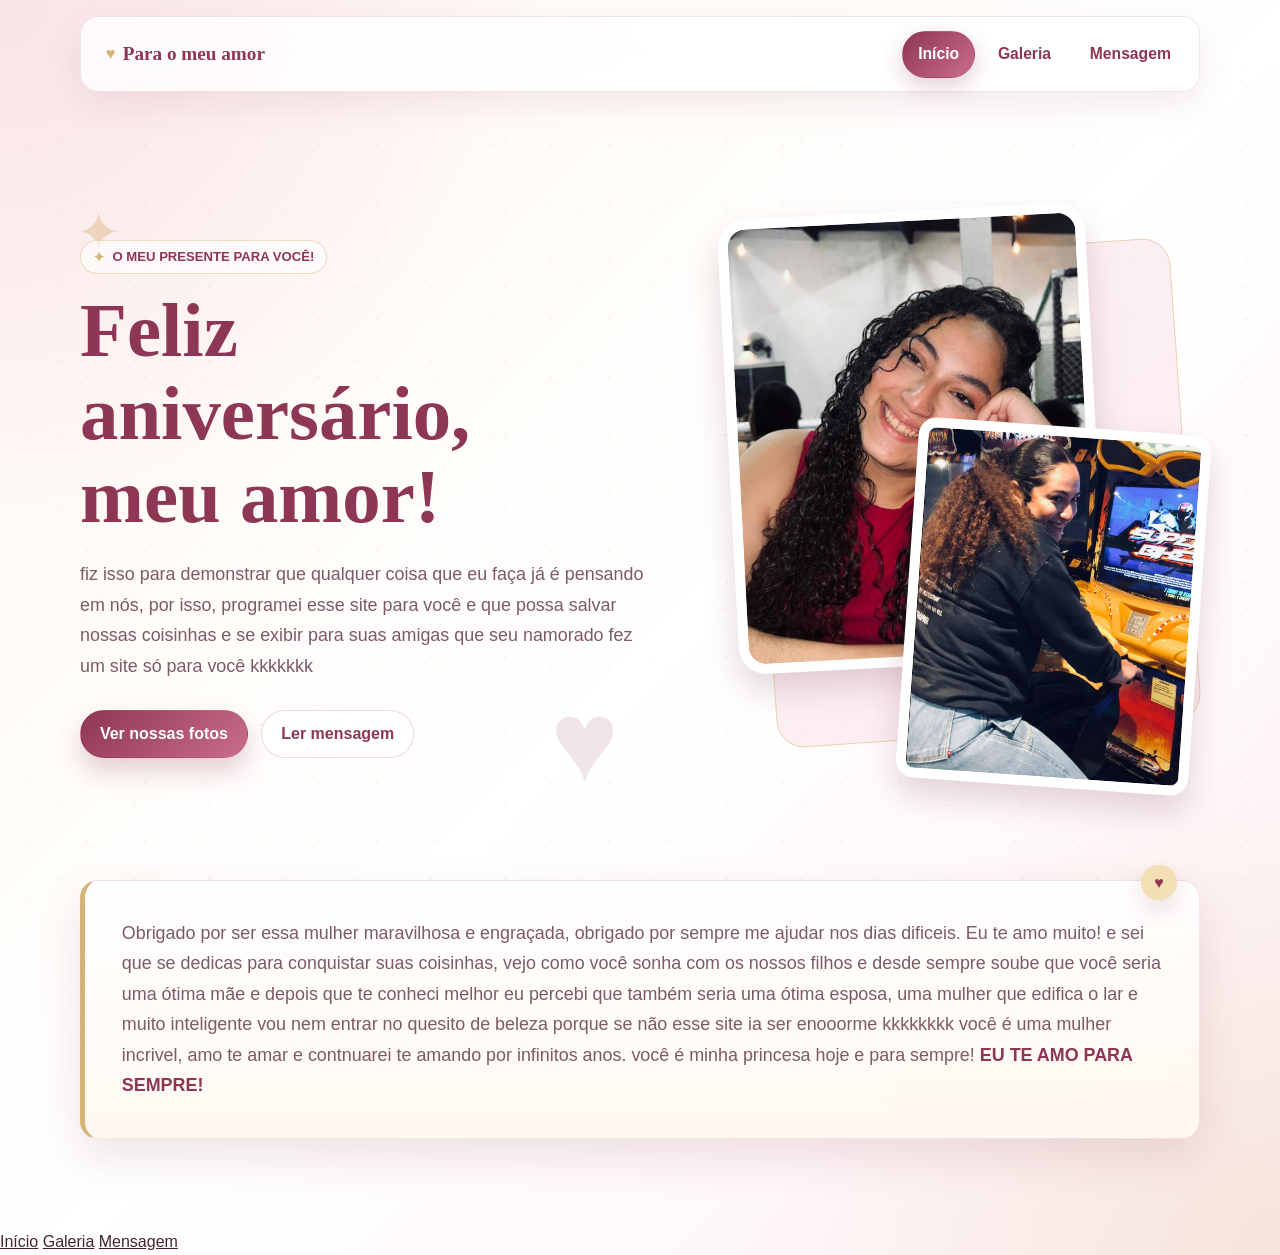
<file: index.html>
<!DOCTYPE html>
<html lang="pt-br">
<head>
    <meta charset="UTF-8">
    <meta name="viewport" content="width=device-width, initial-scale=1.0">
    <title>Feliz aniversário, meu amor</title>
    <link rel="stylesheet" href="style.css">
</head>
<body class="page page-home">
    <header class="site-header">
        <a class="brand" href="index.html">Para o meu amor</a>
        <nav class="site-nav" aria-label="Navegação principal">
            <a class="active" href="index.html" aria-current="page">Início</a>
            <a href="Galeria.html">Galeria</a>
            <a href="Mensagem.html">Mensagem</a>
        </nav>
    </header>

    <main>
        <section class="hero" aria-labelledby="titulo-principal">
            <div class="hero-copy">
                <p class="eyebrow">O meu presente para você!</p>
                <h1 id="titulo-principal">Feliz aniversário, meu amor!</h1>
                <p>fiz isso para demonstrar que qualquer coisa que eu faça já é pensando em nós, por isso, programei esse site para você e que possa salvar nossas coisinhas e se exibir para suas amigas que seu namorado fez um site só para você kkkkkkk</p>

                <div class="hero-actions" aria-label="Atalhos do site">
                    <a class="button button-primary" href="Galeria.html">Ver nossas fotos</a>
                    <a class="button button-secondary" href="Mensagem.html">Ler mensagem</a>
                </div>
            </div>

            <div class="hero-photos" aria-label="Fotos especiais">
                <figure class="featured-photo">
                    <img src="fotos/a mais linda.png" alt="a mais linda" width="200">
                </figure>
                <figure class="support-photo">
                    <img src="fotos/motinha.png" alt="motinha" width="200">
                </figure>
            </div>
        </section>

        <section class="love-note" aria-label="Declaração">
            <p>Obrigado por ser essa mulher maravilhosa e engraçada, obrigado por sempre me ajudar nos dias dificeis. Eu te amo muito! e sei que se dedicas para conquistar suas coisinhas, vejo como você sonha com os nossos filhos e desde sempre soube que você seria uma ótima mãe e depois que te conheci melhor eu percebi que também seria uma ótima esposa, uma mulher que edifica o lar e muito inteligente vou nem entrar no quesito de beleza porque se não esse site ia ser enooorme kkkkkkkk você é uma mulher incrivel, amo te amar e contnuarei te amando por infinitos anos. você é minha princesa hoje e para sempre! <b>EU TE AMO PARA SEMPRE!</b></p>
        </section>
    </main>
</body>
<footer>
    <a href="index.html">Início</a>
    <a href="Galeria.html">Galeria</a>
    <a href="Mensagem.html">Mensagem</a>
</footer>
</html>
</file>
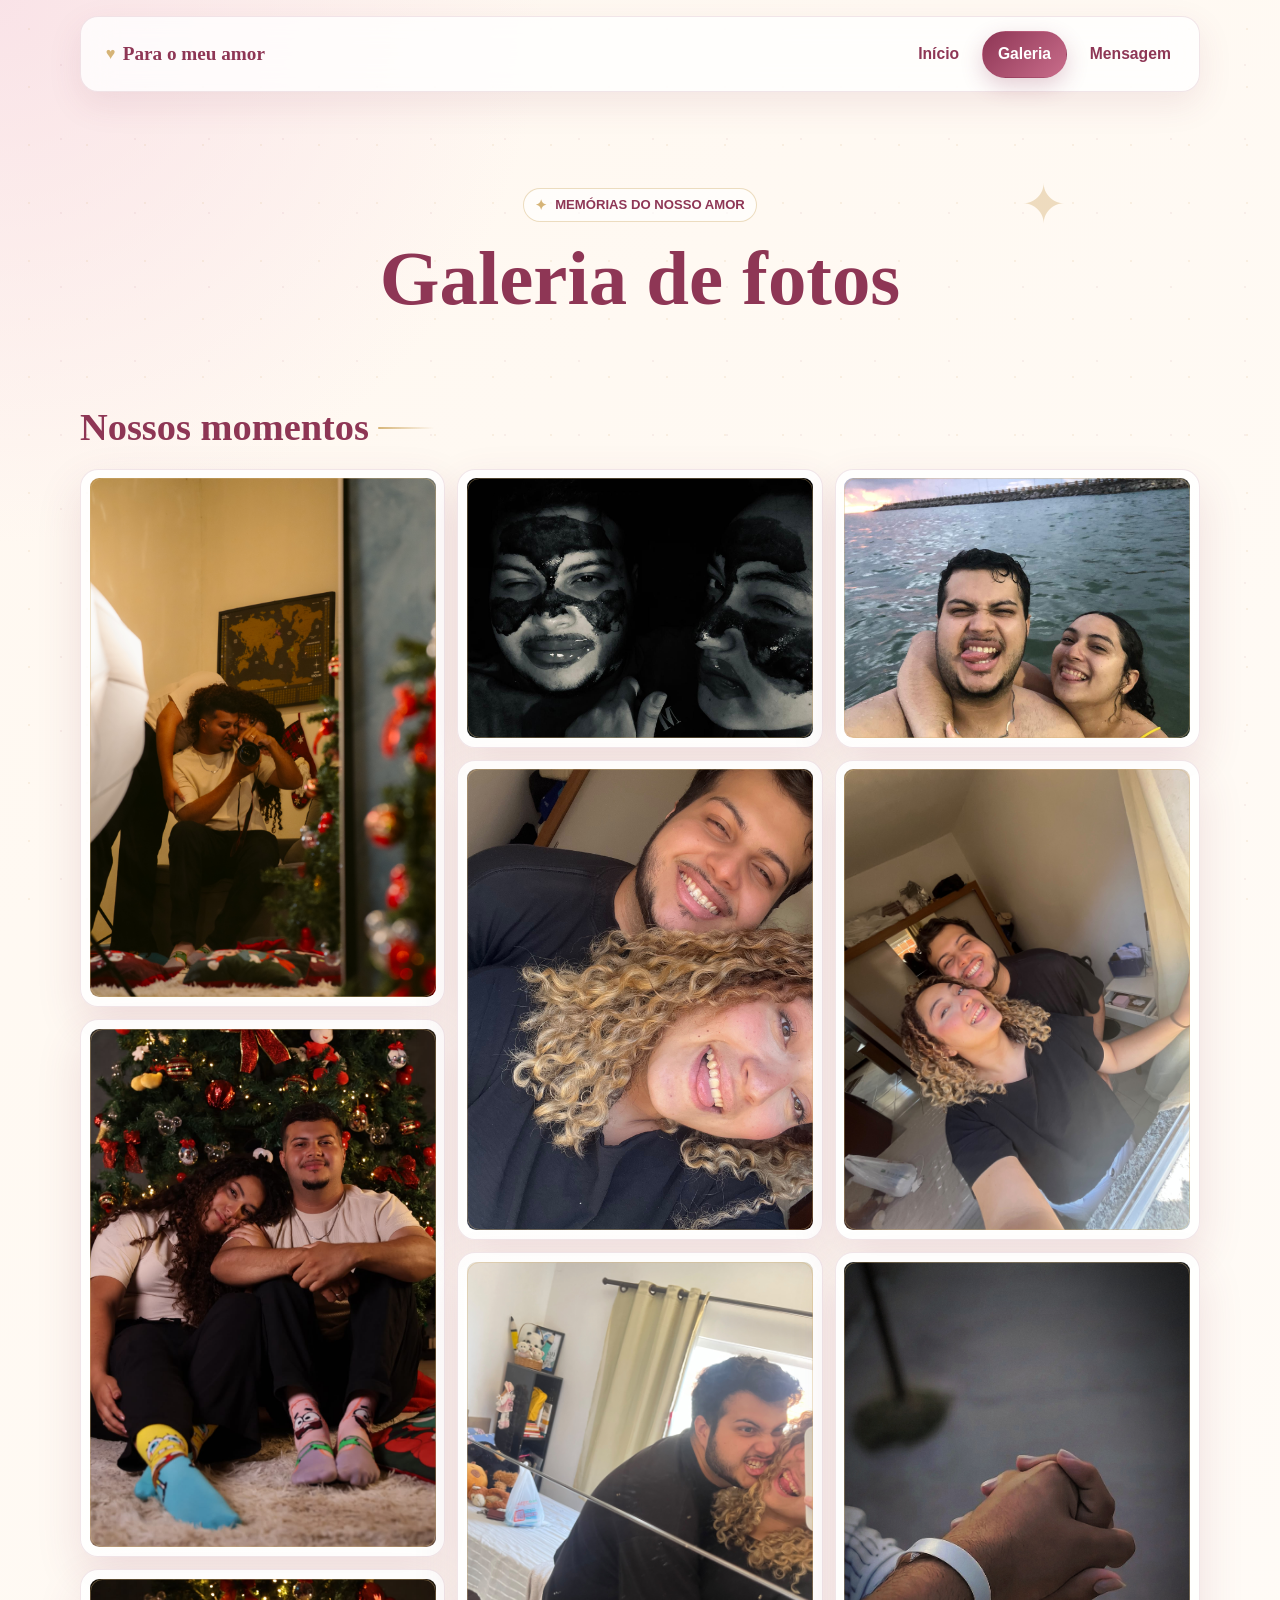
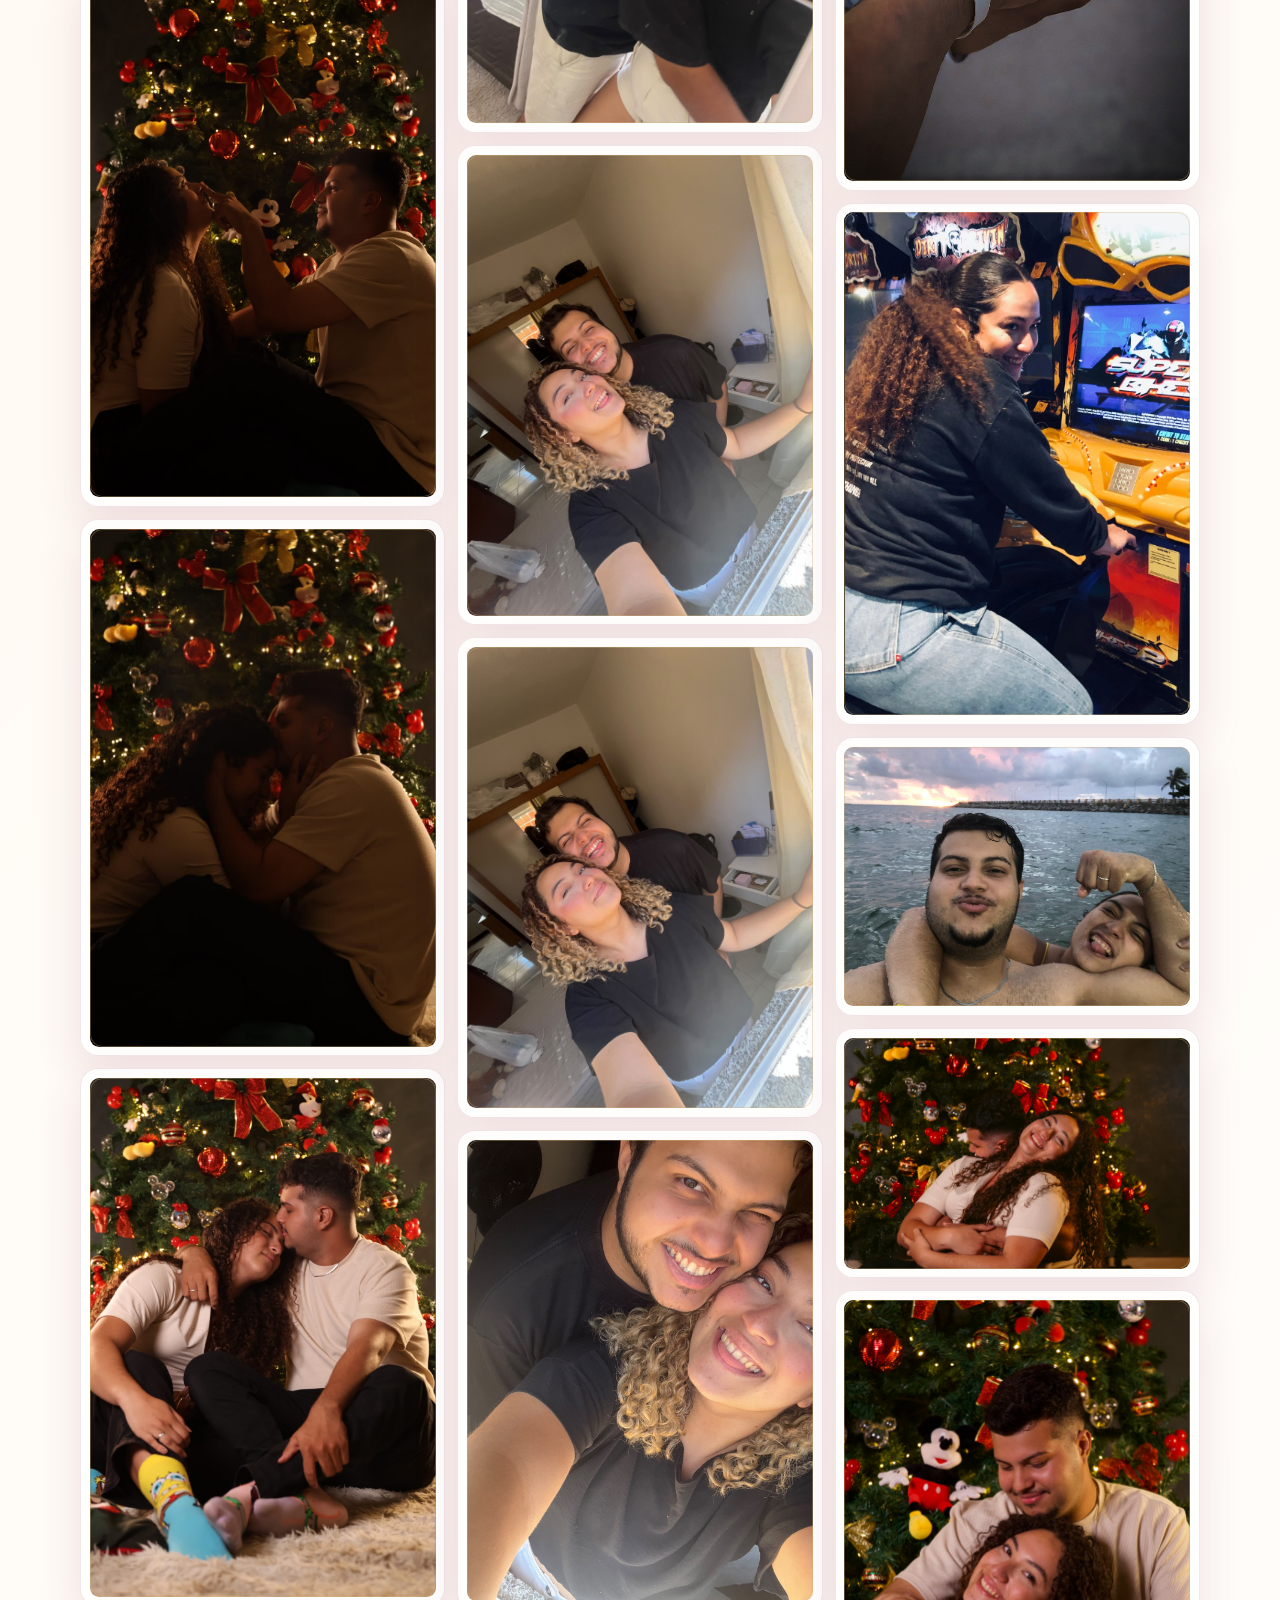
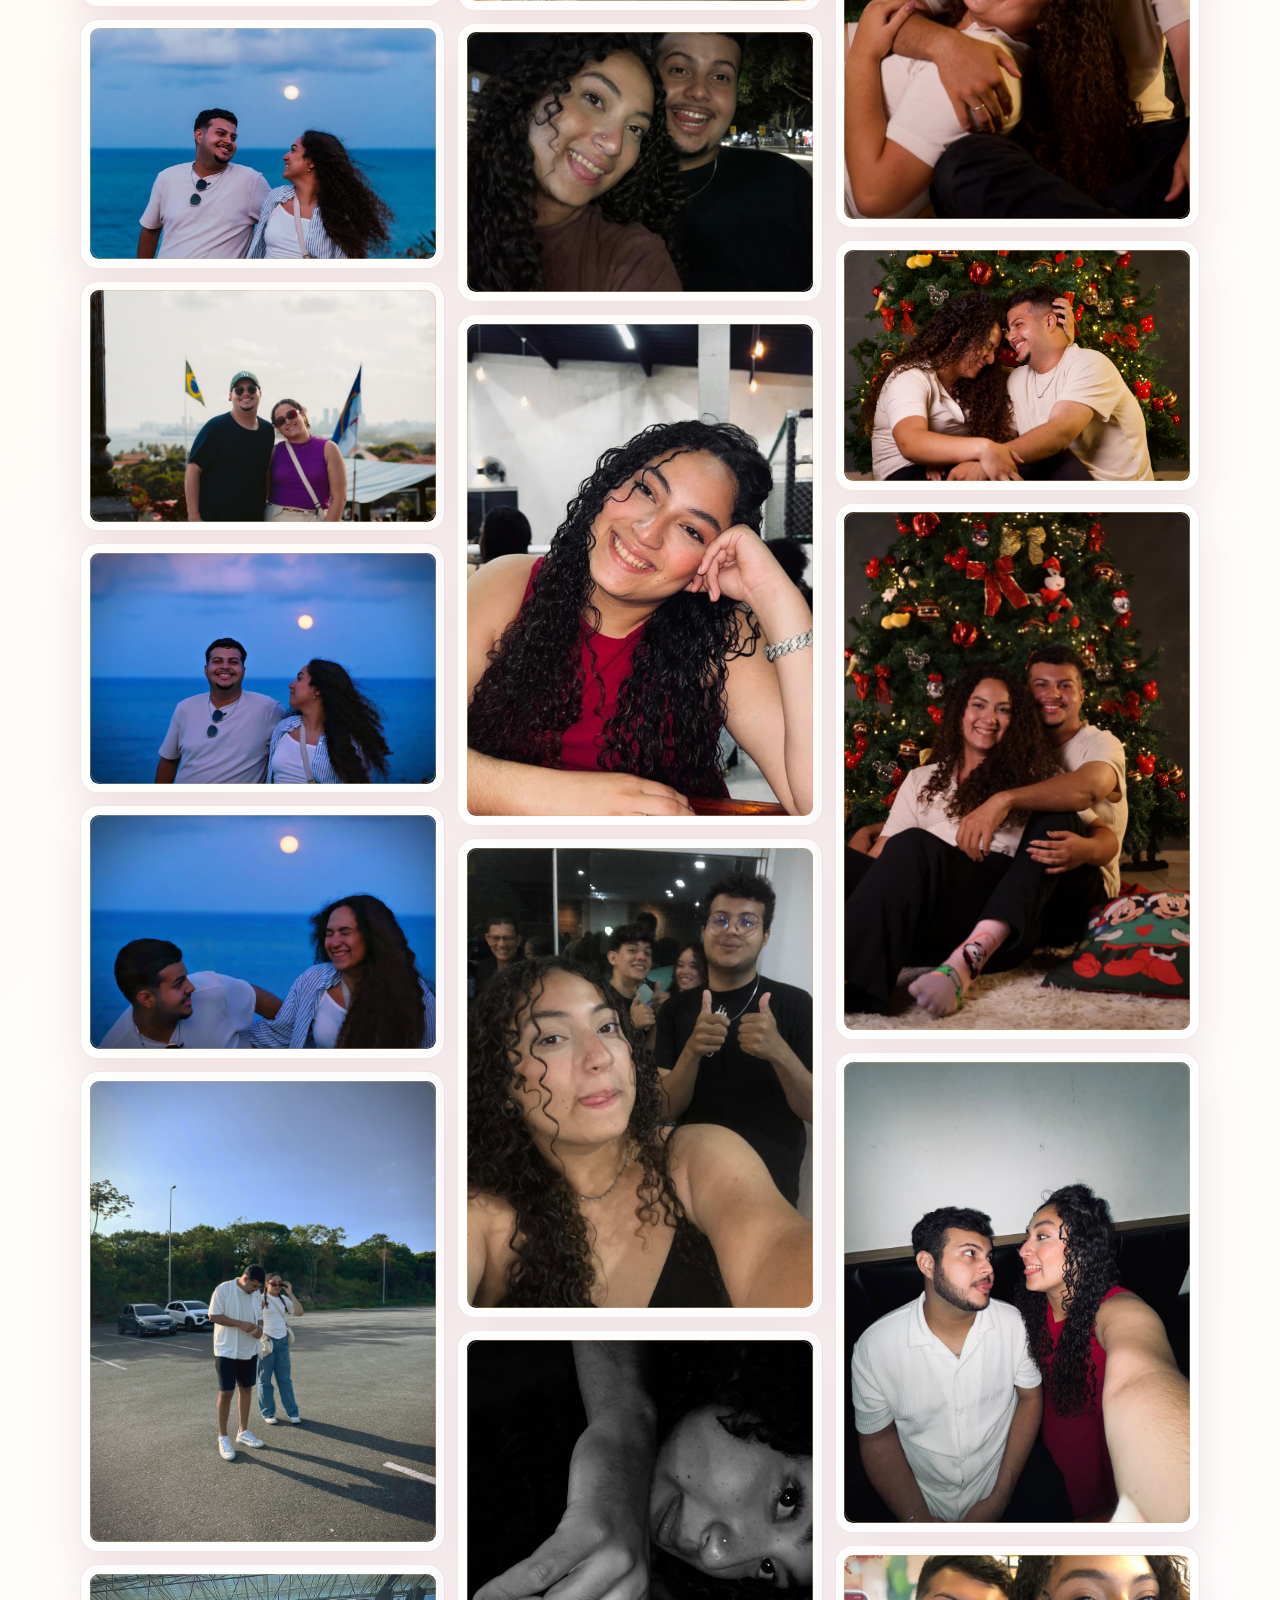
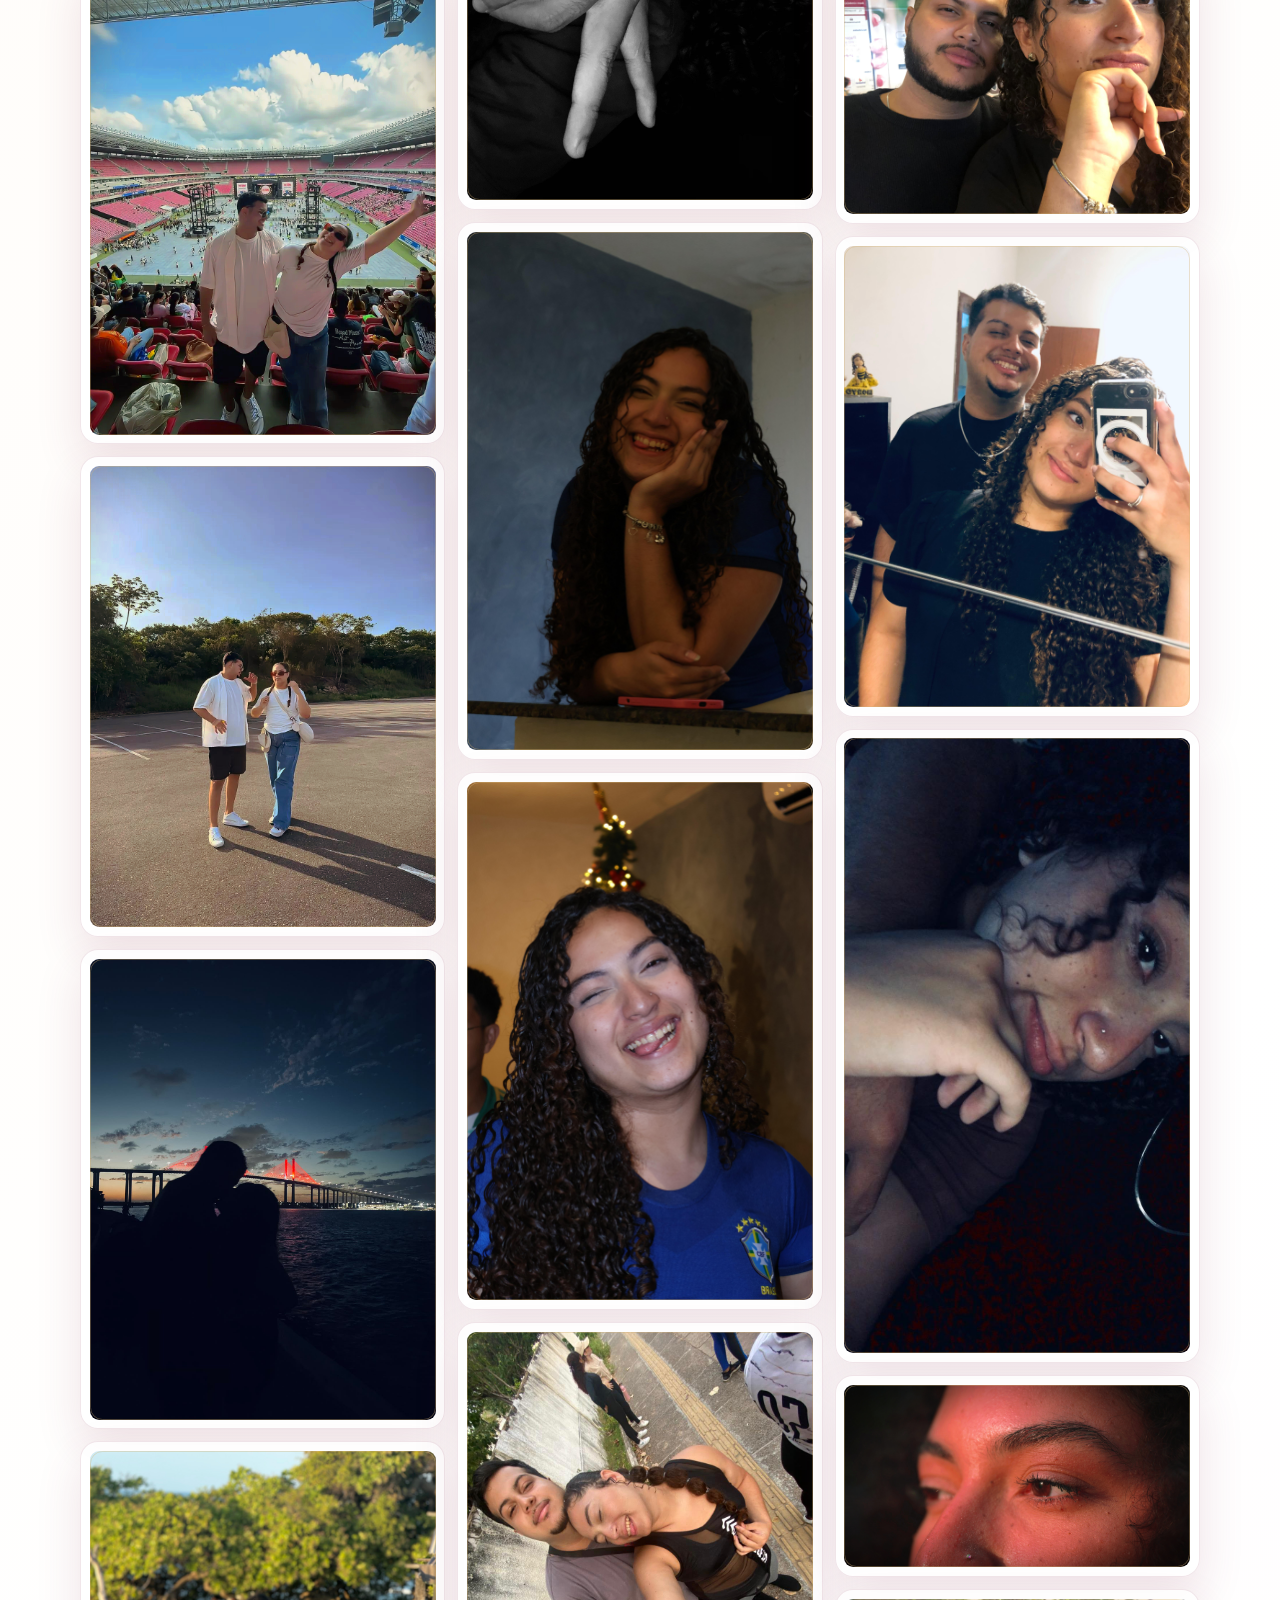
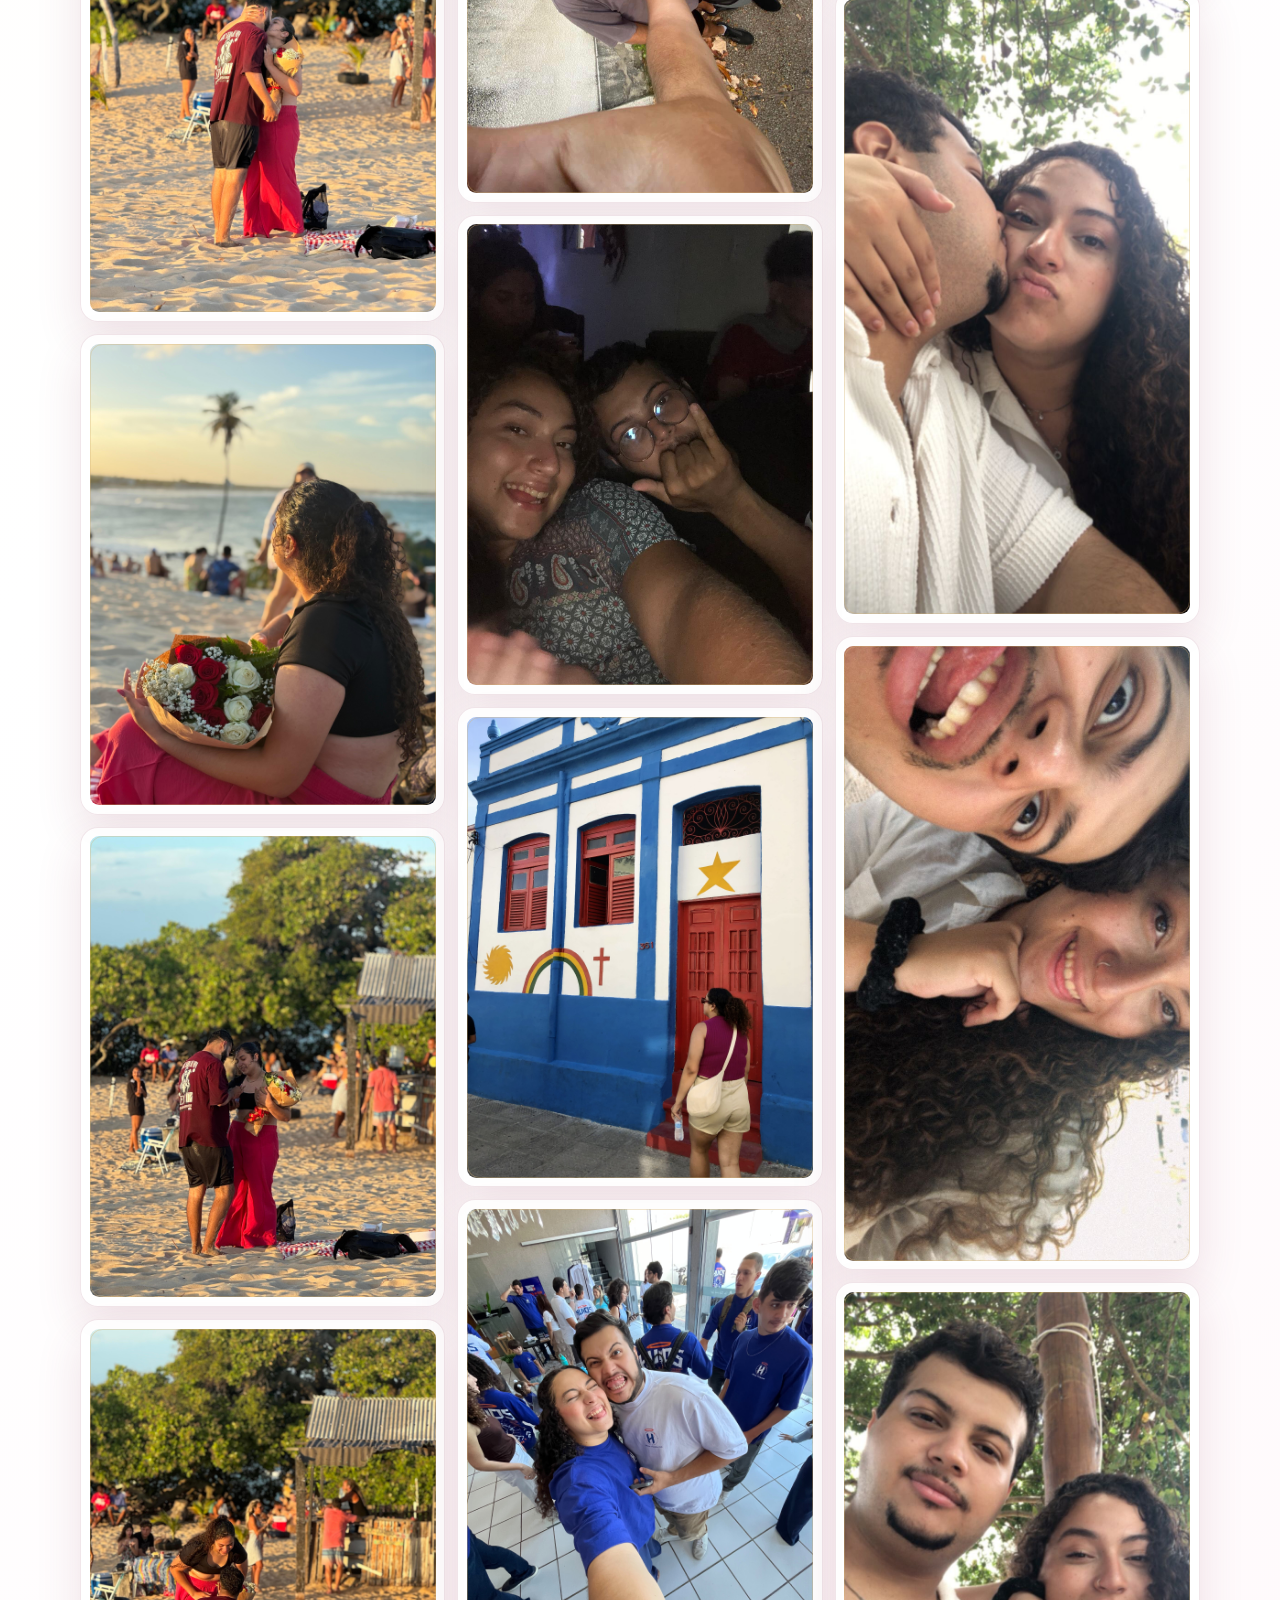
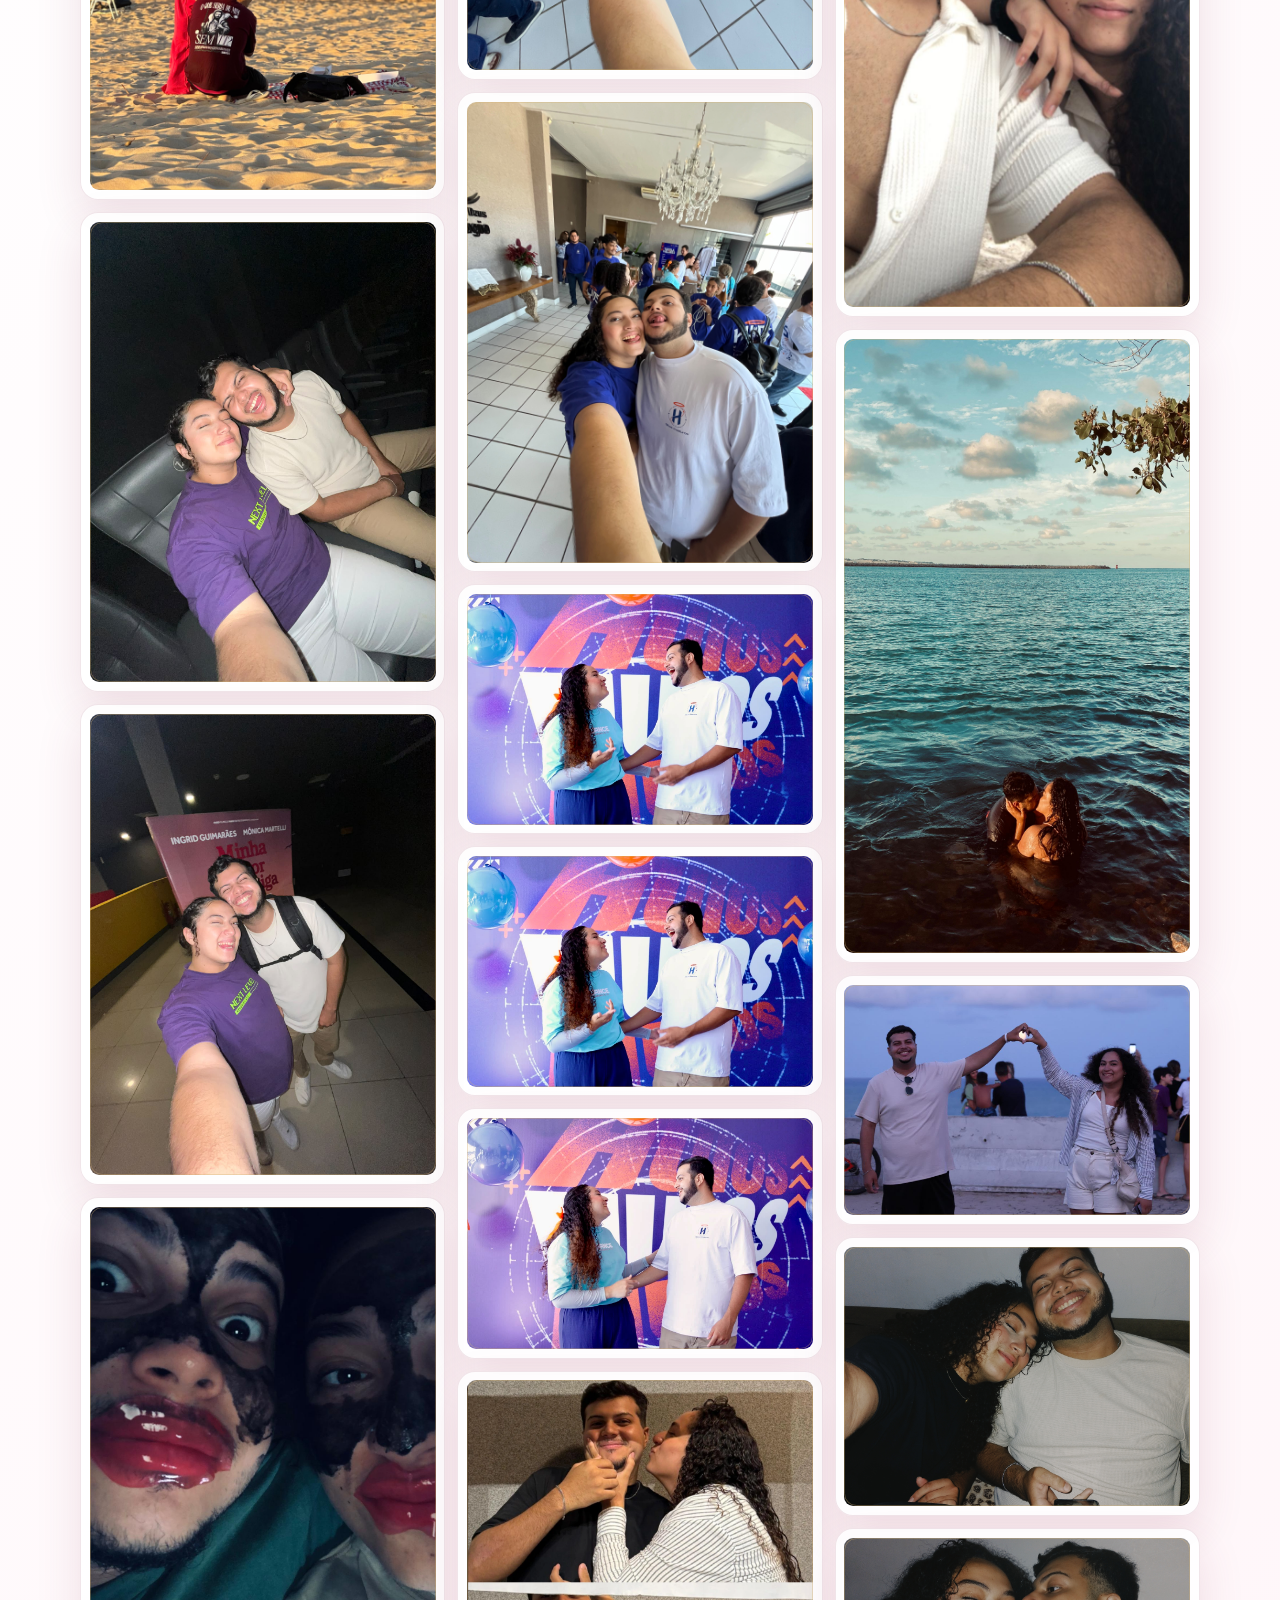
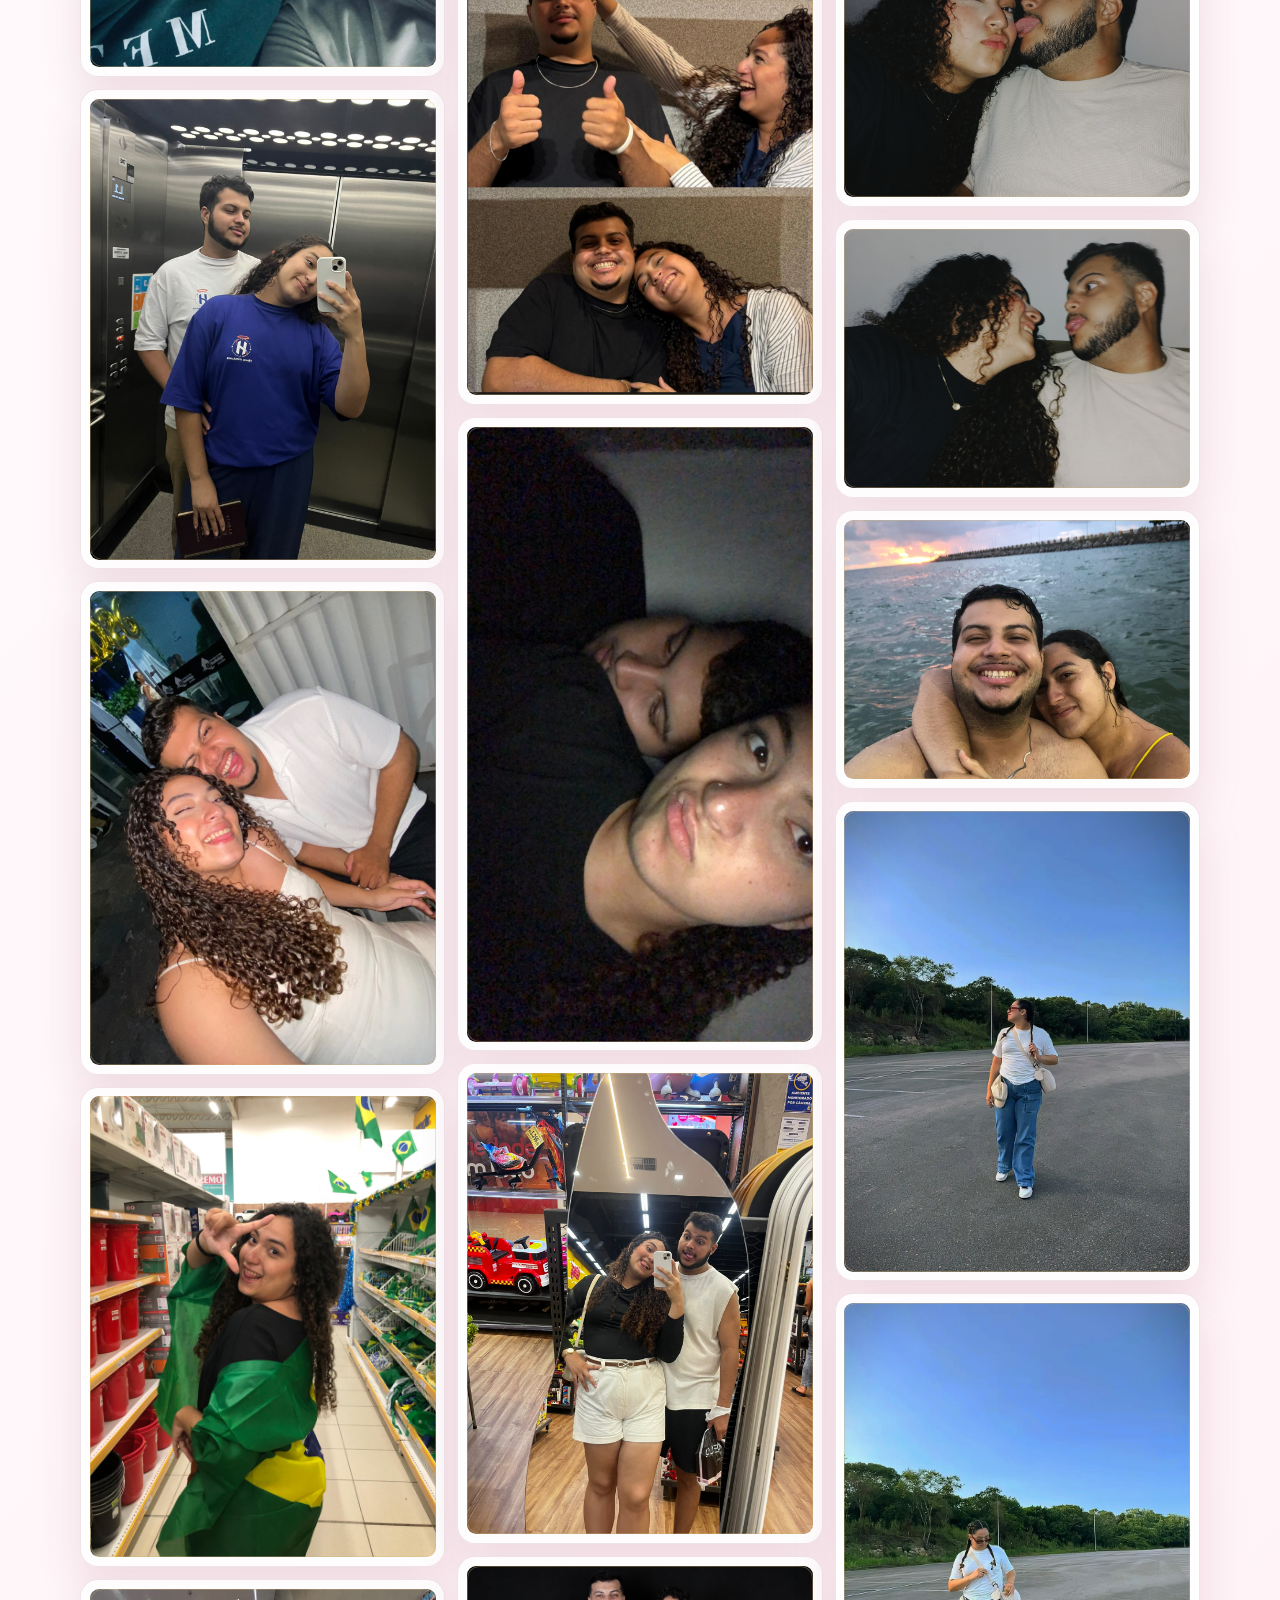
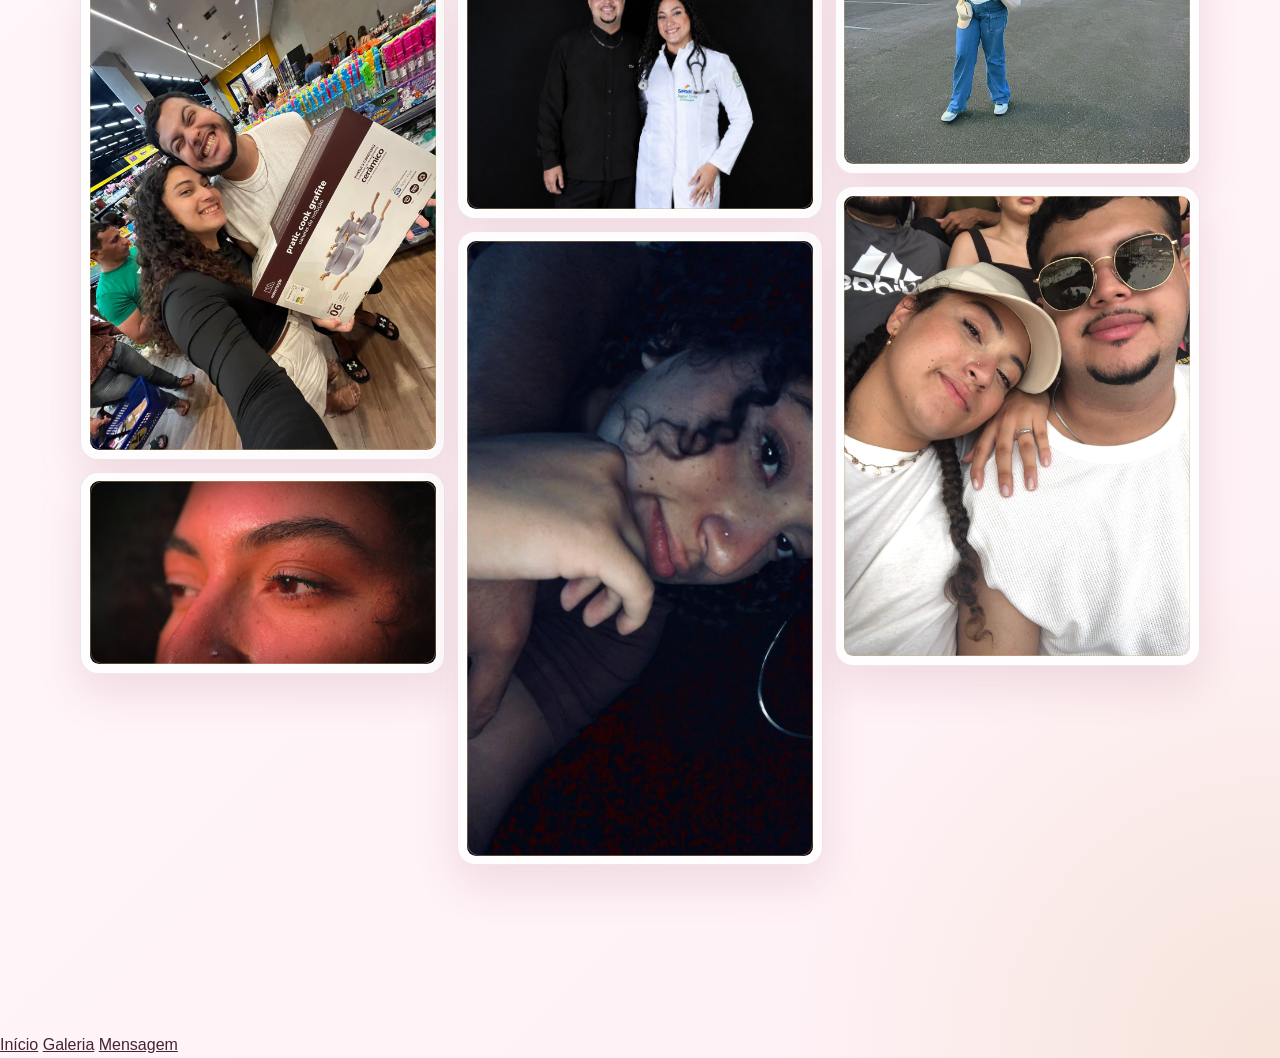
<file: Galeria.html>
<!DOCTYPE html>
<html lang="pt-br">
<head>
    <meta charset="UTF-8">
    <meta name="viewport" content="width=device-width, initial-scale=1.0">
    <title>Galeria de fotos</title>
    <link rel="stylesheet" href="style.css">
</head>
<body class="page page-gallery">
    <header class="site-header">
        <a class="brand" href="index.html">Para o meu amor</a>
        <nav class="site-nav" aria-label="Navegação principal">
            <a href="index.html">Início</a>
            <a class="active" href="Galeria.html" aria-current="page">Galeria</a>
            <a href="Mensagem.html">Mensagem</a>
        </nav>
    </header>

    <main class="gallery-page">
        <section class="page-intro" aria-labelledby="titulo-galeria">
            <p class="eyebrow">Memórias do nosso amor</p>
            <h1 id="titulo-galeria">Galeria de fotos</h1>
        </section>

        <section class="gallery-section" aria-labelledby="natal">
            <h2 id="natal">Nossos momentos</h2>
            <div class="gallery-grid">
                <figure class="photo-card">
                    <img src="fotos/natal lindo.jpg" alt="foto lindo">
                </figure>
                <figure class="photo-card">
                    <img src="fotos/foto-natal-01.png" alt="foto de natal 01" width="160">
                </figure>
                <figure class="photo-card">
                    <img src="fotos/natal-02.jpeg" alt="foto de natal 02" width="160">
                </figure>
                <figure class="photo-card">
                    <img src="fotos/natal-03.jpeg" alt="foto de natal 03" width="160">
                </figure>
                <figure class="photo-card">
                    <img src="fotos/natal-04.jpeg" alt="foto de natal 04" width="160">
                </figure>
                <figure class="photo-card">
                    <img src="fotos/recife02.png" alt="foto recife 02" width="280">
                </figure>
                <figure class="photo-card">
                    <img src="fotos/recife03.jpg" alt="recife 03" width="280">
                </figure>
                <figure class="photo-card">
                    <img src="fotos/recife04.jpg" alt="recife 04" width="280">
                </figure>
                <figure class="photo-card">
                    <img src="fotos/recife05.jpg" alt="recife 05" width="280">
                </figure>
                <figure class="photo-card">
                    <img src="fotos/recife08.jpg" alt="recife 08" width="160">
                </figure>
                <figure class="photo-card">
                    <img src="fotos/recife06.jpg" alt="recife 06" width="120">
                </figure>
                <figure class="photo-card">
                    <img src="fotos/recife07.jpg" alt="recife 07" width="160">
                </figure>
                <figure class="photo-card">
                    <img src="fotos/ponte.jpeg" alt="foto ponte" width="170">
                </figure>
                <figure class="photo-card">
                    <img src="fotos/pedido 01.jpg" alt="pedido 01">
                </figure>
                <figure class="photo-card">
                    <img src="fotos/pedido 02.jpg" alt="pedido 02">
                </figure>
                <figure class="photo-card">
                    <img src="fotos/pedido 03.jpg" alt="">
                </figure>
                <figure class="photo-card">
                    <img src="fotos/pedido 04.jpg" alt="pedido 04">
                </figure>
                <figure class="photo-card">
                    <img src="fotos/cinema01.jpeg" alt="cinema 01" width="160">
                </figure>
                <figure class="photo-card">
                <img src="fotos/cinema02.jpeg" alt="cinema 02" width="160">
                </figure>
                <figure class="photo-card">
                    <img src="fotos/Skincare 01.jpg" alt="skincare 01">
                </figure>
                <figure class="photo-card">
                    <img src="fotos/elevadorfoto.jpeg" alt="elevador">
                </figure>
                <figure class="photo-card">
                    <img src="fotos/virada de ano.png" alt="virada de ano" width="260">
                </figure>
                <figure class="photo-card">
                    <img src="fotos/confundindo o inimigo.jpg" alt="lula patriota">
                </figure>
                <figure class="photo-card">
                    <img src="fotos/primeira-panela.jpeg" alt="">
                </figure>
                <figure class="photo-card">
                    <img src="fotos/olhos.jpeg" alt="olhos">
                </figure>
                <figure class="photo-card">
                    <img src="fotos/fotoPretoEBrancoSkincare.jpg" alt="foto em preto e branco de skincare">
                </figure>
                <figure class="photo-card">
                    <img src="fotos/a gente 01.jpg" alt="a gente 01">
                </figure>
                <figure class="photo-card">
                    <img src="fotos/a gente 02.jpg" alt="a gente 02">
                </figure>
                <figure class="photo-card">
                    <img src="fotos/a gente 03.jpg" alt="a gente 03">
                </figure>
                <figure class="photo-card">
                    <img src="fotos/a gente 04.jpg" alt="a gente 04">
                </figure>
                <figure class="photo-card">
                    <img src="fotos/a gente 05.jpg" alt="a gente 05">
                </figure>
                <figure class="photo-card">
                    <img src="fotos/a gente linguinha.jpg" alt="a gente linguinha">
                </figure>
                <figure class="photo-card">
                    <img src="fotos/a mais linda.png" alt="a mais linda">
                </figure>
                <figure class="photo-card">
                    <img src="fotos/antigo.jpg" alt="antigo">
                </figure>
                <figure class="photo-card">
                    <img src="fotos/bracinho.jpg" alt="bracinho">
                </figure>
                <figure class="photo-card">
                    <img src="fotos/camera 01.jpg" alt="camera 01">
                </figure>
                <figure class="photo-card">
                    <img src="fotos/camera.jpg" alt="camera">
                </figure>
                <figure class="photo-card">
                    <img src="fotos/caminhada.jpg" alt="caminhada">
                </figure>
                <figure class="photo-card">
                    <img src="fotos/casa de matheus.jpg" alt="casa de matheus">
                </figure>
                <figure class="photo-card">
                    <img src="fotos/casa olinda.jpg" alt="casa olinda">
                </figure>
                <figure class="photo-card">
                    <img src="fotos/cnf doido.jpg" alt="cnf doido">
                </figure>
                <figure class="photo-card">
                    <img src="fotos/conf lingua.jpg" alt="conf lingua">
                </figure>
                <figure class="photo-card">
                    <img src="fotos/conf.jpg" alt="conf">
                </figure>
                <figure class="photo-card">
                    <img src="fotos/conf01.jpeg" alt="conf01">
                </figure>
                <figure class="photo-card">
                    <img src="fotos/conf02.jpeg" alt="conf02">
                </figure>
                <figure class="photo-card">
                    <img src="fotos/culto jovens.webp" alt="culto jovens">
                </figure>
                <figure class="photo-card">
                    <img src="fotos/encostado.jpg" alt="encostado">
                </figure>
                <figure class="photo-card">
                    <img src="fotos/espelho panela.jpg" alt="espelho panela">
                </figure>
                <figure class="photo-card">
                    <img src="fotos/formatura.png" alt="formatura">
                </figure>
                <figure class="photo-card">
                    <img src="fotos/gatinha.jpg" alt="gatinha">
                </figure>
                <figure class="photo-card">
                    <img src="fotos/linguinha e praia.jpg" alt="linguinha e praia">
                </figure>
                <figure class="photo-card">
                    <img src="fotos/loira.jpg" alt="loira">
                </figure>
                <figure class="photo-card">
                    <img src="fotos/maozinha the send.jpg" alt="maozinha the send">
                </figure>
                <figure class="photo-card">
                    <img src="fotos/motinha.png" alt="motinha">
                </figure>
                <figure class="photo-card">
                    <img src="fotos/mukinho e praia.jpg" alt="mukinho e praia">
                </figure>
                <figure class="photo-card">
                    <img src="fotos/natal 08.jpg" alt="natal 08">
                </figure>
                <figure class="photo-card">
                    <img src="fotos/natal-06.jpg" alt="natal 06">
                </figure>
                <figure class="photo-card">
                    <img src="fotos/natal-07.jpg" alt="natal 07">
                </figure>
                <figure class="photo-card">
                    <img src="fotos/natal05.jpg" alt="natal05">
                </figure>
                <figure class="photo-card">
                    <img src="fotos/niver agatha.jpg" alt="niver agatha">
                </figure>
                <figure class="photo-card">
                    <img src="fotos/nois 02.jpg" alt="nois 02">
                </figure>
                <figure class="photo-card">
                    <img src="fotos/nois no espelho.jpg" alt="nois no espelho">
                </figure>
                <figure class="photo-card">
                    <img src="fotos/nois.jpg" alt="nois">
                </figure>
                <figure class="photo-card">
                    <img src="fotos/olho lindo.jpg" alt="olho lindo">
                </figure>
                <figure class="photo-card">
                    <img src="fotos/pargos beijinho.jpg" alt="pargos beijinho">
                </figure>
                <figure class="photo-card">
                    <img src="fotos/pargos loukos.jpg" alt="pargos loukos">
                </figure>
                <figure class="photo-card">
                    <img src="fotos/pargos.jpg" alt="pargos">
                </figure>
                <figure class="photo-card">
                    <img src="fotos/praia 05.jpg" alt="praia 05">
                </figure>
                <figure class="photo-card">
                    <img src="fotos/recife01.jpeg" alt="recife01">
                </figure>
                <figure class="photo-card">
                    <img src="fotos/sofa de casa 02.jpg" alt="sofa de casa 02">
                </figure>
                <figure class="photo-card">
                    <img src="fotos/sofa de casa 03.jpg" alt="sofa de casa 03">
                </figure>
                <figure class="photo-card">
                    <img src="fotos/sofa de casa.jpg" alt="sofa de casa">
                </figure>
                <figure class="photo-card">
                    <img src="fotos/sorriso e praia.jpg" alt="sorriso e praia">
                </figure>
                <figure class="photo-card">
                    <img src="fotos/the send 01.jpg" alt="the send 01">
                </figure>
                <figure class="photo-card">
                    <img src="fotos/the send 02.jpg" alt="the send 02">
                </figure>
                <figure class="photo-card">
                    <img src="fotos/the send.jpg" alt="the send">
                </figure>
            </div>
        </section>
    </main>
</body>
<footer>
    <a href="index.html">Início</a>
    <a href="Galeria.html">Galeria</a>
    <a href="Mensagem.html">Mensagem</a>
    <audio autoplay loop>
        <source src="audio/Out Of My League.mp3">
    </audio>
</footer>
</html>
</file>
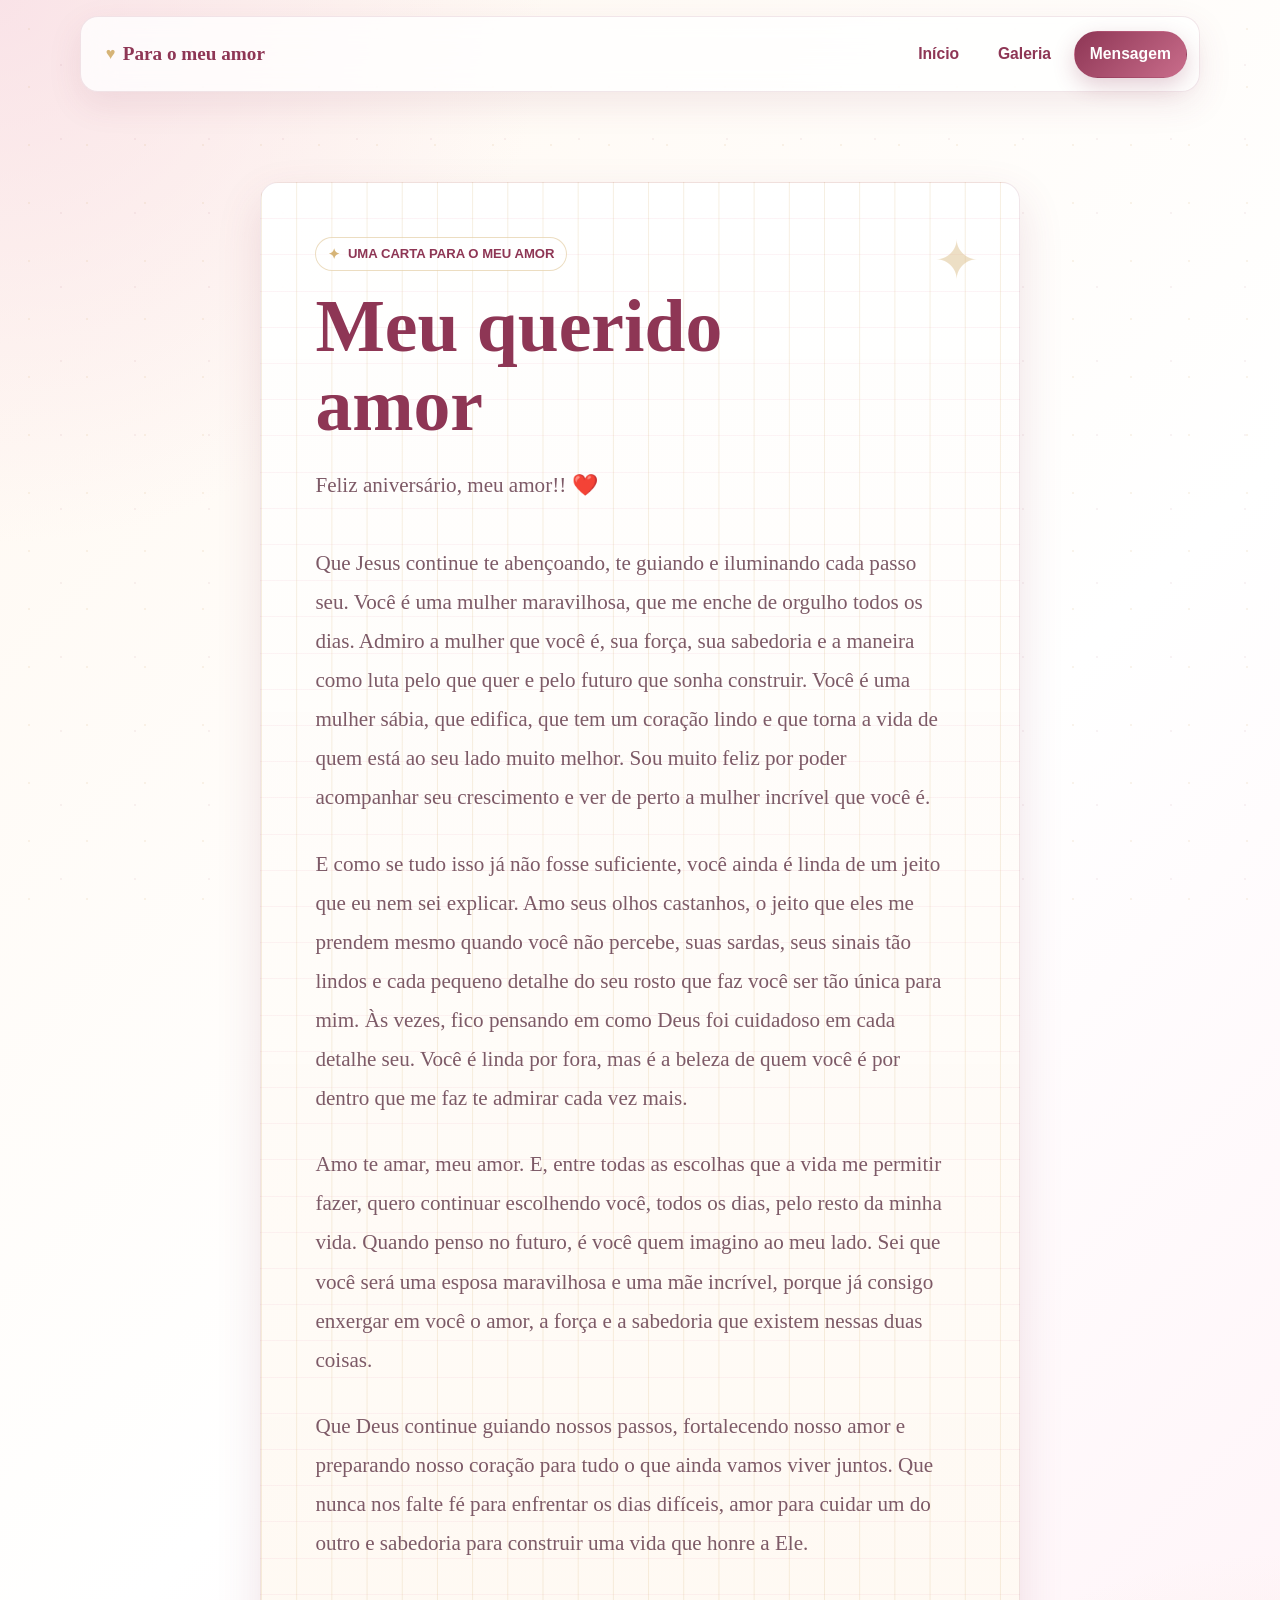
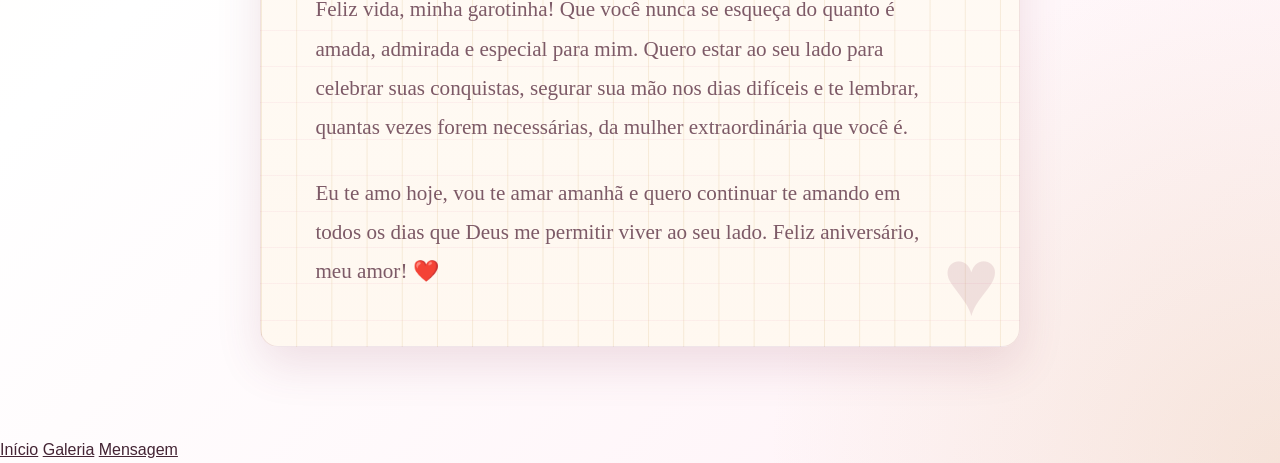
<file: Mensagem.html>
<!DOCTYPE html>
<html lang="pt-br">
<head>
    <meta charset="UTF-8">
    <meta name="viewport" content="width=device-width, initial-scale=1.0">
    <title>Mensagem de amor</title>
    <link rel="stylesheet" href="style.css">
</head>
<body class="page page-message">
    <header class="site-header">
        <a class="brand" href="index.html">Para o meu amor</a>
        <nav class="site-nav" aria-label="Navegação principal">
            <a href="index.html">Início</a>
            <a href="Galeria.html">Galeria</a>
            <a class="active" href="Mensagem.html" aria-current="page">Mensagem</a>
        </nav>
    </header>

    <main class="message-page">
        <article class="letter" aria-labelledby="titulo-mensagem">
            <p class="eyebrow">Uma carta para o meu amor</p>
            <h1 id="titulo-mensagem">Meu querido amor</h1>
            <p>Feliz aniversário, meu amor!! ❤️<br><br> Que Jesus continue te abençoando, te guiando e iluminando cada passo seu. Você é uma mulher maravilhosa, que me enche de orgulho todos os dias. Admiro a mulher que você é, sua força, sua sabedoria e a maneira como luta pelo que quer e pelo futuro que sonha construir. Você é uma mulher sábia, que edifica, que tem um coração lindo e que torna a vida de quem está ao seu lado muito melhor. Sou muito feliz por poder acompanhar seu crescimento e ver de perto a mulher incrível que você é.</p><br>
            <p>E como se tudo isso já não fosse suficiente, você ainda é linda de um jeito que eu nem sei explicar. Amo seus olhos castanhos, o jeito que eles me prendem mesmo quando você não percebe, suas sardas, seus sinais tão lindos e cada pequeno detalhe do seu rosto que faz você ser tão única para mim. Às vezes, fico pensando em como Deus foi cuidadoso em cada detalhe seu. Você é linda por fora, mas é a beleza de quem você é por dentro que me faz te admirar cada vez mais.</p><br>
            <p>Amo te amar, meu amor. E, entre todas as escolhas que a vida me permitir fazer, quero continuar escolhendo você, todos os dias, pelo resto da minha vida. Quando penso no futuro, é você quem imagino ao meu lado. Sei que você será uma esposa maravilhosa e uma mãe incrível, porque já consigo enxergar em você o amor, a força e a sabedoria que existem nessas duas coisas.</p><br>
            <p>Que Deus continue guiando nossos passos, fortalecendo nosso amor e preparando nosso coração para tudo o que ainda vamos viver juntos. Que nunca nos falte fé para enfrentar os dias difíceis, amor para cuidar um do outro e sabedoria para construir uma vida que honre a Ele.</p><br>
            <p>Feliz vida, minha garotinha! Que você nunca se esqueça do quanto é amada, admirada e especial para mim. Quero estar ao seu lado para celebrar suas conquistas, segurar sua mão nos dias difíceis e te lembrar, quantas vezes forem necessárias, da mulher extraordinária que você é.</p><br>
            <p>Eu te amo hoje, vou te amar amanhã e quero continuar te amando em todos os dias que Deus me permitir viver ao seu lado. Feliz aniversário, meu amor! ❤️</p>
        </article>
    </main>
</body>
<footer>
    <a href="index.html">Início</a>
    <a href="Galeria.html">Galeria</a>
    <a href="Mensagem.html">Mensagem</a>
    <audio src="audio/ANAVITÓRIA, Lenine - Lisboa (visualizer).mp3" autoplay></audio>
</footer>
</html>
</file>
<file: style.css>
:root {
    --color-cream: #fff8f0;
    --color-white: #ffffff;
    --color-pink-light: #f8dde5;
    --color-pink: #efb7c8;
    --color-rose: #c96d8b;
    --color-wine: #8e3655;
    --color-wine-dark: #64223a;
    --color-gold: #d6b477;
    --color-gold-soft: #f2dfb3;
    --color-ink: #442434;
    --color-muted: #7d5a67;
    --shadow-soft: 0 18px 45px rgba(142, 54, 85, 0.14);
    --shadow-photo: 0 16px 32px rgba(100, 34, 58, 0.18);
    --radius-small: 8px;
    --radius-medium: 18px;
    --radius-large: 28px;
    --content-width: 1120px;
    --transition: 180ms ease;
}

*,
*::before,
*::after {
    box-sizing: border-box;
}

html {
    scroll-behavior: smooth;
}

body {
    min-height: 100vh;
    margin: 0;
    color: var(--color-ink);
    font-family: "Segoe UI", Arial, sans-serif;
    line-height: 1.7;
    letter-spacing: 0;
    background:
        radial-gradient(circle at top left, rgba(248, 221, 229, 0.78), transparent 34rem),
        radial-gradient(circle at bottom right, rgba(214, 180, 119, 0.22), transparent 32rem),
        linear-gradient(135deg, var(--color-cream) 0%, var(--color-white) 52%, #fff1f6 100%);
    overflow-x: hidden;
}

body::before {
    content: "";
    position: fixed;
    inset: 0;
    z-index: -2;
    pointer-events: none;
    background-image:
        radial-gradient(circle, rgba(214, 180, 119, 0.36) 1px, transparent 1.5px),
        radial-gradient(circle, rgba(142, 54, 85, 0.16) 1px, transparent 1.5px);
    background-position: 0 0, 24px 28px;
    background-size: 58px 58px, 74px 74px;
    opacity: 0.38;
}

a {
    color: inherit;
}

img {
    display: block;
    max-width: 100%;
    height: auto;
}

figure {
    margin: 0;
}

h1,
h2 {
    margin: 0;
    color: var(--color-wine);
    font-family: Georgia, "Times New Roman", serif;
    font-weight: 700;
    line-height: 1.08;
    letter-spacing: 0;
}

h1 {
    font-size: clamp(2.4rem, 6vw, 5.4rem);
}

h2 {
    position: relative;
    display: inline-flex;
    align-items: center;
    gap: 0.55rem;
    font-size: clamp(1.6rem, 3vw, 2.45rem);
}

h2::after {
    content: "";
    width: 3.5rem;
    height: 2px;
    border-radius: 999px;
    background: linear-gradient(90deg, var(--color-gold), transparent);
}

p {
    margin: 0;
    font-size: clamp(1rem, 1.7vw, 1.12rem);
}

b,
strong {
    color: var(--color-wine);
}

:focus-visible {
    outline: 3px solid rgba(214, 180, 119, 0.78);
    outline-offset: 4px;
}

.site-header {
    position: sticky;
    top: 0;
    z-index: 20;
    display: flex;
    align-items: center;
    justify-content: space-between;
    gap: 1rem;
    width: min(calc(100% - 2rem), var(--content-width));
    margin: 1rem auto 0;
    padding: 0.75rem;
    border: 1px solid rgba(142, 54, 85, 0.12);
    border-radius: var(--radius-medium);
    background: rgba(255, 255, 255, 0.78);
    box-shadow: 0 12px 34px rgba(142, 54, 85, 0.1);
    backdrop-filter: blur(16px);
}

.brand {
    position: relative;
    flex: 0 0 auto;
    padding: 0.55rem 0.8rem;
    color: var(--color-wine);
    font-family: Georgia, "Times New Roman", serif;
    font-size: clamp(1rem, 2vw, 1.2rem);
    font-weight: 700;
    text-decoration: none;
    white-space: nowrap;
}

.brand::before {
    content: "\2665";
    display: inline-block;
    margin-right: 0.45rem;
    color: var(--color-gold);
    font-size: 0.85em;
    transform: translateY(-1px);
}

.site-nav {
    display: flex;
    flex-wrap: wrap;
    align-items: center;
    justify-content: flex-end;
    gap: 0.4rem;
}

.site-nav a {
    min-height: 2.6rem;
    padding: 0.58rem 0.95rem;
    border: 1px solid transparent;
    border-radius: 999px;
    color: var(--color-wine);
    font-size: 0.98rem;
    font-weight: 700;
    text-decoration: none;
    transition:
        color var(--transition),
        background-color var(--transition),
        border-color var(--transition),
        box-shadow var(--transition),
        transform var(--transition);
}

.site-nav a:hover {
    border-color: rgba(142, 54, 85, 0.16);
    background: rgba(248, 221, 229, 0.72);
    transform: translateY(-1px);
}

.site-nav a.active,
.site-nav a[aria-current="page"] {
    color: var(--color-white);
    background: linear-gradient(135deg, var(--color-wine), var(--color-rose));
    box-shadow: 0 8px 22px rgba(142, 54, 85, 0.24);
}

main {
    width: min(calc(100% - 2rem), var(--content-width));
    margin: 0 auto;
}

.hero {
    position: relative;
    display: grid;
    grid-template-columns: minmax(0, 1.04fr) minmax(280px, 0.86fr);
    align-items: center;
    gap: clamp(2rem, 6vw, 5rem);
    min-height: calc(100vh - 7rem);
    padding: clamp(2.7rem, 7vw, 6rem) 0 clamp(2rem, 5vw, 4.5rem);
}

.hero::before,
.letter::before,
.page-intro::before {
    content: "\2726";
    position: absolute;
    color: var(--color-gold);
    font-size: clamp(2rem, 5vw, 3.4rem);
    opacity: 0.42;
    pointer-events: none;
}

.hero::before {
    top: 12%;
    left: -0.25rem;
    animation: softTwinkle 4.8s ease-in-out infinite;
}

.hero-copy {
    position: relative;
    max-width: 42rem;
}

.hero-copy::after {
    content: "\2665";
    position: absolute;
    right: min(4vw, 2rem);
    bottom: -2.6rem;
    color: rgba(142, 54, 85, 0.13);
    font-size: clamp(4rem, 9vw, 8rem);
    line-height: 1;
    pointer-events: none;
}

.eyebrow {
    display: inline-flex;
    align-items: center;
    gap: 0.5rem;
    width: fit-content;
    max-width: 100%;
    margin-bottom: 1rem;
    padding: 0.4rem 0.72rem;
    border: 1px solid rgba(214, 180, 119, 0.45);
    border-radius: 999px;
    color: var(--color-wine);
    font-size: 0.82rem;
    font-weight: 800;
    line-height: 1.3;
    text-transform: uppercase;
    background: rgba(255, 255, 255, 0.62);
}

.eyebrow::before {
    content: "\2726";
    color: var(--color-gold);
    font-size: 0.9rem;
}

.hero-copy h1 {
    max-width: 11ch;
}

.hero-copy p:not(.eyebrow) {
    max-width: 38rem;
    margin-top: 1.3rem;
    color: var(--color-muted);
}

.hero-actions {
    display: flex;
    flex-wrap: wrap;
    gap: 0.85rem;
    margin-top: 1.8rem;
}

.button {
    display: inline-flex;
    align-items: center;
    justify-content: center;
    min-height: 3rem;
    padding: 0.78rem 1.18rem;
    border: 1px solid transparent;
    border-radius: 999px;
    font-weight: 800;
    line-height: 1.2;
    text-align: center;
    text-decoration: none;
    transition:
        transform var(--transition),
        box-shadow var(--transition),
        background-color var(--transition),
        border-color var(--transition);
}

.button:hover {
    transform: translateY(-2px);
}

.button-primary {
    color: var(--color-white);
    background: linear-gradient(135deg, var(--color-wine), var(--color-rose));
    box-shadow: 0 13px 26px rgba(142, 54, 85, 0.24);
}

.button-primary:hover {
    box-shadow: 0 17px 30px rgba(142, 54, 85, 0.28);
}

.button-secondary {
    color: var(--color-wine);
    border-color: rgba(142, 54, 85, 0.18);
    background: rgba(255, 255, 255, 0.7);
}

.button-secondary:hover {
    border-color: rgba(214, 180, 119, 0.7);
    background: var(--color-white);
}

.hero-photos {
    position: relative;
    display: grid;
    min-height: clamp(22rem, 46vw, 36rem);
}

.hero-photos::before {
    content: "";
    position: absolute;
    inset: 7% 3% 9% 7%;
    z-index: -1;
    border: 1px solid rgba(214, 180, 119, 0.5);
    border-radius: var(--radius-large);
    background: rgba(248, 221, 229, 0.45);
    transform: rotate(-4deg);
}

.featured-photo,
.support-photo {
    position: absolute;
    overflow: hidden;
    border: 10px solid rgba(255, 255, 255, 0.88);
    background: var(--color-white);
    box-shadow: var(--shadow-photo);
}

.featured-photo {
    inset: 0 auto auto 0;
    width: min(78%, 24rem);
    border-radius: var(--radius-large);
    transform: rotate(-3deg);
}

.support-photo {
    right: 0;
    bottom: 0;
    width: min(62%, 19rem);
    border-radius: var(--radius-medium);
    transform: rotate(4deg);
}

.featured-photo img,
.support-photo img {
    width: 100%;
    aspect-ratio: 4 / 5;
    object-fit: cover;
}

.love-note {
    position: relative;
    margin: 0 auto clamp(3rem, 7vw, 6rem);
    padding: clamp(1.4rem, 4vw, 2.3rem);
    border: 1px solid rgba(142, 54, 85, 0.12);
    border-left: 5px solid var(--color-gold);
    border-radius: var(--radius-medium);
    color: var(--color-muted);
    background:
        linear-gradient(180deg, rgba(255, 255, 255, 0.86), rgba(255, 248, 240, 0.92)),
        repeating-linear-gradient(transparent 0 2rem, rgba(239, 183, 200, 0.13) 2rem calc(2rem + 1px));
    box-shadow: var(--shadow-soft);
}

.love-note::before {
    content: "\2665";
    position: absolute;
    top: -1rem;
    right: 1.4rem;
    display: grid;
    place-items: center;
    width: 2.2rem;
    height: 2.2rem;
    border-radius: 50%;
    color: var(--color-wine);
    background: var(--color-gold-soft);
    box-shadow: 0 10px 22px rgba(142, 54, 85, 0.16);
}

.page-intro {
    position: relative;
    padding: clamp(3rem, 8vw, 6rem) 0 clamp(1.7rem, 4vw, 3rem);
    text-align: center;
}

.page-intro::before {
    right: 12%;
    top: 24%;
    animation: softTwinkle 5.2s ease-in-out infinite;
}

.page-intro .eyebrow {
    margin-inline: auto;
}

.page-intro h1 {
    margin-inline: auto;
}

.gallery-page {
    padding-bottom: clamp(3rem, 7vw, 6rem);
}

.gallery-section {
    position: relative;
    padding: clamp(1.4rem, 4vw, 2.4rem) 0 clamp(2.2rem, 5vw, 4rem);
}

.gallery-section + .gallery-section {
    border-top: 1px solid rgba(142, 54, 85, 0.1);
}

.gallery-section h2 {
    margin-bottom: 1.25rem;
}

.gallery-grid {
    column-count: 3;
    column-gap: 12px;
    column-fill: balance;
}

.gallery-grid-wide {
    column-count: 2;
}

.gallery-grid-small {
    column-count: 1;
}

.photo-card {
    position: relative;
    display: inline-block;
    width: 100%;
    margin: 0 0 12px;
    overflow: hidden;
    padding: 0.55rem;
    break-inside: avoid;
    vertical-align: top;
    border: 1px solid rgba(142, 54, 85, 0.12);
    border-radius: var(--radius-medium);
    background: rgba(255, 255, 255, 0.84);
    box-shadow: var(--shadow-soft);
}

.photo-card::after {
    content: "";
    position: absolute;
    inset: 0.55rem;
    border: 1px solid rgba(214, 180, 119, 0.36);
    border-radius: calc(var(--radius-medium) - 0.35rem);
    pointer-events: none;
}

.photo-card img {
    display: block;
    width: 100%;
    height: auto;
    border-radius: calc(var(--radius-medium) - 0.55rem);
    background: linear-gradient(135deg, rgba(248, 221, 229, 0.35), rgba(255, 248, 240, 0.9));
    transition:
        transform 260ms ease,
        filter 260ms ease;
}

.photo-card:hover img {
    filter: saturate(1.04) contrast(1.02);
    transform: scale(1.025);
}

.message-page {
    display: grid;
    place-items: center;
    min-height: calc(100vh - 6.8rem);
    padding: clamp(2.4rem, 7vw, 6rem) 0;
}

.letter {
    position: relative;
    width: min(100%, 760px);
    padding: clamp(1.7rem, 5vw, 3.4rem);
    border: 1px solid rgba(142, 54, 85, 0.13);
    border-radius: var(--radius-medium);
    color: var(--color-muted);
    background:
        linear-gradient(90deg, rgba(214, 180, 119, 0.22) 0 1px, transparent 1px 100%) 0 0 / 2.2rem 2.2rem,
        repeating-linear-gradient(180deg, transparent 0 2.2rem, rgba(239, 183, 200, 0.16) 2.2rem calc(2.2rem + 1px)),
        linear-gradient(180deg, rgba(255, 255, 255, 0.96), rgba(255, 248, 240, 0.98));
    box-shadow: var(--shadow-soft);
}

.letter::before {
    right: clamp(1rem, 4vw, 2.5rem);
    top: clamp(1rem, 4vw, 2rem);
}

.letter::after {
    content: "\2665";
    position: absolute;
    right: 1.2rem;
    bottom: 1rem;
    color: rgba(142, 54, 85, 0.13);
    font-size: clamp(3rem, 8vw, 6rem);
    line-height: 1;
    pointer-events: none;
}

.letter h1 {
    max-width: 12ch;
    margin-bottom: 1.25rem;
    font-size: clamp(2.2rem, 6vw, 4.6rem);
}

.letter p:not(.eyebrow) {
    max-width: 60ch;
    font-family: Georgia, "Times New Roman", serif;
    font-size: clamp(1.12rem, 2vw, 1.32rem);
    line-height: 1.85;
}

@keyframes softTwinkle {
    0%,
    100% {
        opacity: 0.28;
        transform: scale(1) rotate(0deg);
    }

    50% {
        opacity: 0.58;
        transform: scale(1.08) rotate(8deg);
    }
}

@media (max-width: 820px) {
    .site-header {
        position: static;
        align-items: stretch;
        flex-direction: column;
    }

    .brand {
        text-align: center;
    }

    .site-nav {
        display: grid;
        grid-template-columns: repeat(3, minmax(0, 1fr));
        width: 100%;
    }

    .site-nav a {
        display: inline-flex;
        align-items: center;
        justify-content: center;
        padding-inline: 0.55rem;
        font-size: 0.92rem;
    }

    .hero {
        grid-template-columns: 1fr;
        min-height: auto;
        padding-top: clamp(2rem, 8vw, 4rem);
    }

    .hero-copy h1 {
        max-width: 10ch;
    }

    .hero-photos {
        min-height: clamp(21rem, 90vw, 33rem);
        max-width: 34rem;
        width: 100%;
        margin-inline: auto;
    }

    .featured-photo {
        width: 74%;
    }

    .support-photo {
        width: 58%;
    }

    .gallery-grid {
        column-count: 2;
    }
}

@media (max-width: 520px) {
    main,
    .site-header {
        width: min(calc(100% - 1rem), var(--content-width));
    }

    .site-header {
        margin-top: 0.5rem;
        padding: 0.55rem;
        border-radius: var(--radius-small);
    }

    .site-nav {
        gap: 0.35rem;
    }

    .site-nav a {
        min-height: 2.45rem;
        border-radius: var(--radius-small);
        font-size: clamp(0.78rem, 3.7vw, 0.9rem);
    }

    .hero-actions {
        flex-direction: column;
    }

    .button {
        width: 100%;
    }

    .eyebrow {
        font-size: 0.72rem;
    }

    .gallery-grid {
        column-count: 2;
        column-gap: 12px;
    }

    .photo-card {
        padding: 0.35rem;
        border-radius: var(--radius-small);
    }

    .photo-card::after {
        inset: 0.35rem;
        border-radius: calc(var(--radius-small) - 0.2rem);
    }

    .gallery-grid-wide {
        column-count: 2;
    }
    .love-note,
    .letter {
        border-radius: var(--radius-small);
    }
}

@media (max-width: 360px) {
    .gallery-grid,
    .gallery-grid-wide {
        column-count: 1;
    }
}

@media (prefers-reduced-motion: reduce) {
    *,
    *::before,
    *::after {
        scroll-behavior: auto !important;
        animation-duration: 0.01ms !important;
        animation-iteration-count: 1 !important;
        transition-duration: 0.01ms !important;
    }
}
</file>
